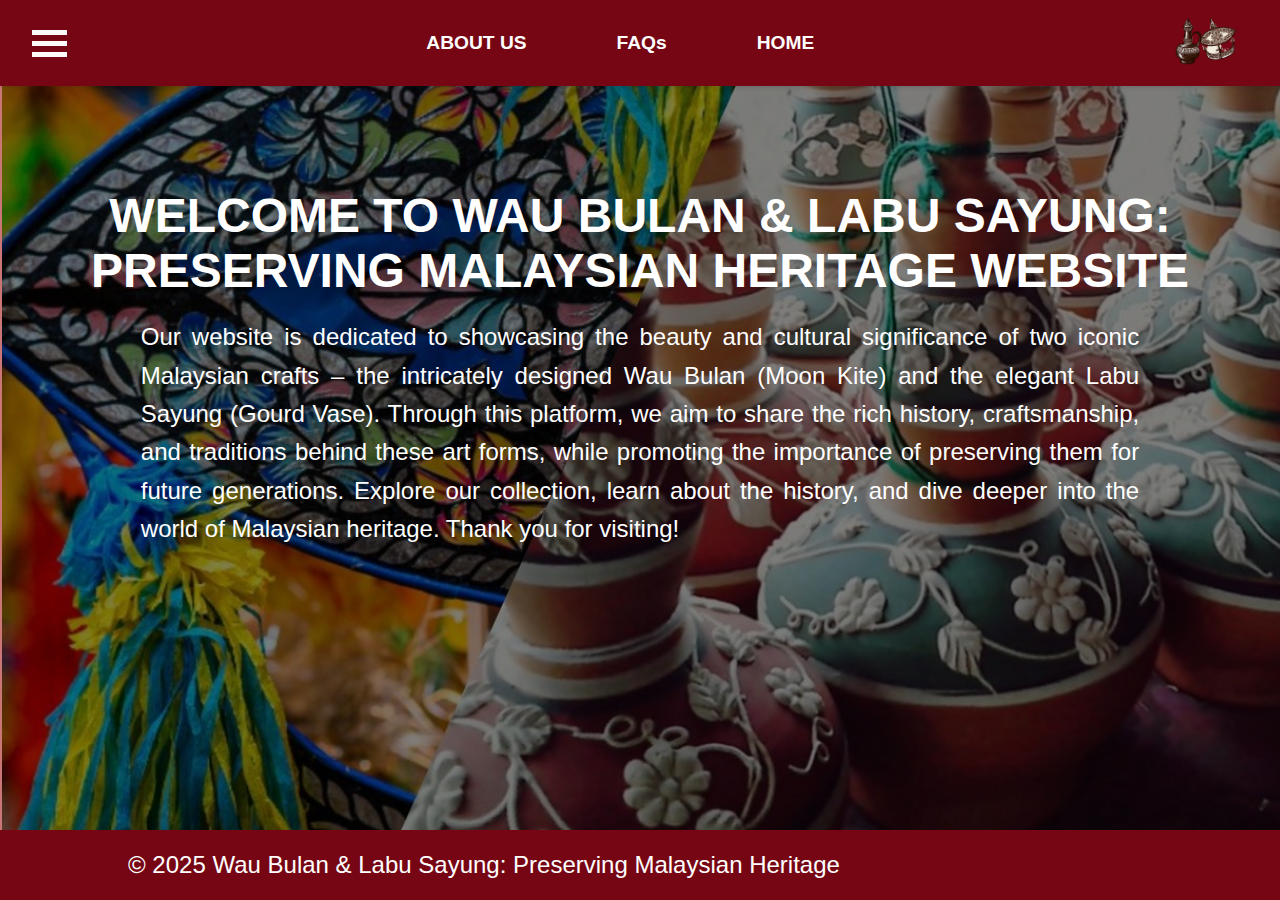
<file: index.html>
<!DOCTYPE html>
<html lang="en">
<head>
    <meta charset="UTF-8">
    <meta name="viewport" content="width=device-width, initial-scale=1.0">
    <title>Website Archiving</title>
    <link rel="stylesheet" type="text/css" href="index.css">
</head>
<body class="nav-closed">
    <header>
        <div class="hamburger" onclick="myFunction(this)">
            <div class="bar1"></div>
            <div class="bar2"></div>
            <div class="bar3"></div>
        </div>
        <div class="nav-links">
            <a href="aboutus.html">ABOUT US</a>
            <a href="faq.html">FAQs</a>
            <a href="index.html">HOME</a>
        </div>
        <div class="logo">
            <a href="aboutus.html">
                <img src="Images/Logo.png" alt="Logo">
            </a>
        </div>
    </header>
    <div class="container">
        <nav>
            <ul>
                <li><a href="the history.html">The History</a></li>
                <li><a href="artifacts.html">Wau Bulan & Labu Sayong</a></li>
                <li><a href="gallery.html">Gallery</a></li>
            </ul>
        </nav>
        <main>
            <br><br><br>
            <div>
                <h1>WELCOME TO WAU BULAN & LABU SAYUNG: PRESERVING MALAYSIAN HERITAGE WEBSITE</h1>
                <p>Our website is dedicated to showcasing the beauty and cultural significance of two iconic Malaysian crafts – the intricately designed Wau Bulan (Moon Kite) and the elegant Labu Sayung (Gourd Vase). Through this platform, we aim to share the rich history, craftsmanship, and traditions behind these art forms, while promoting the importance of preserving them for future generations. Explore our collection, learn about the history, and dive deeper into the world of Malaysian heritage. Thank you for visiting!</p>
            </div>
        </main>
    </div>
    <footer>
        <p>&copy; 2025 Wau Bulan & Labu Sayung: Preserving Malaysian Heritage</p>
    </footer>

    <script src="index.js"></script>
</body>
</html>
</file>
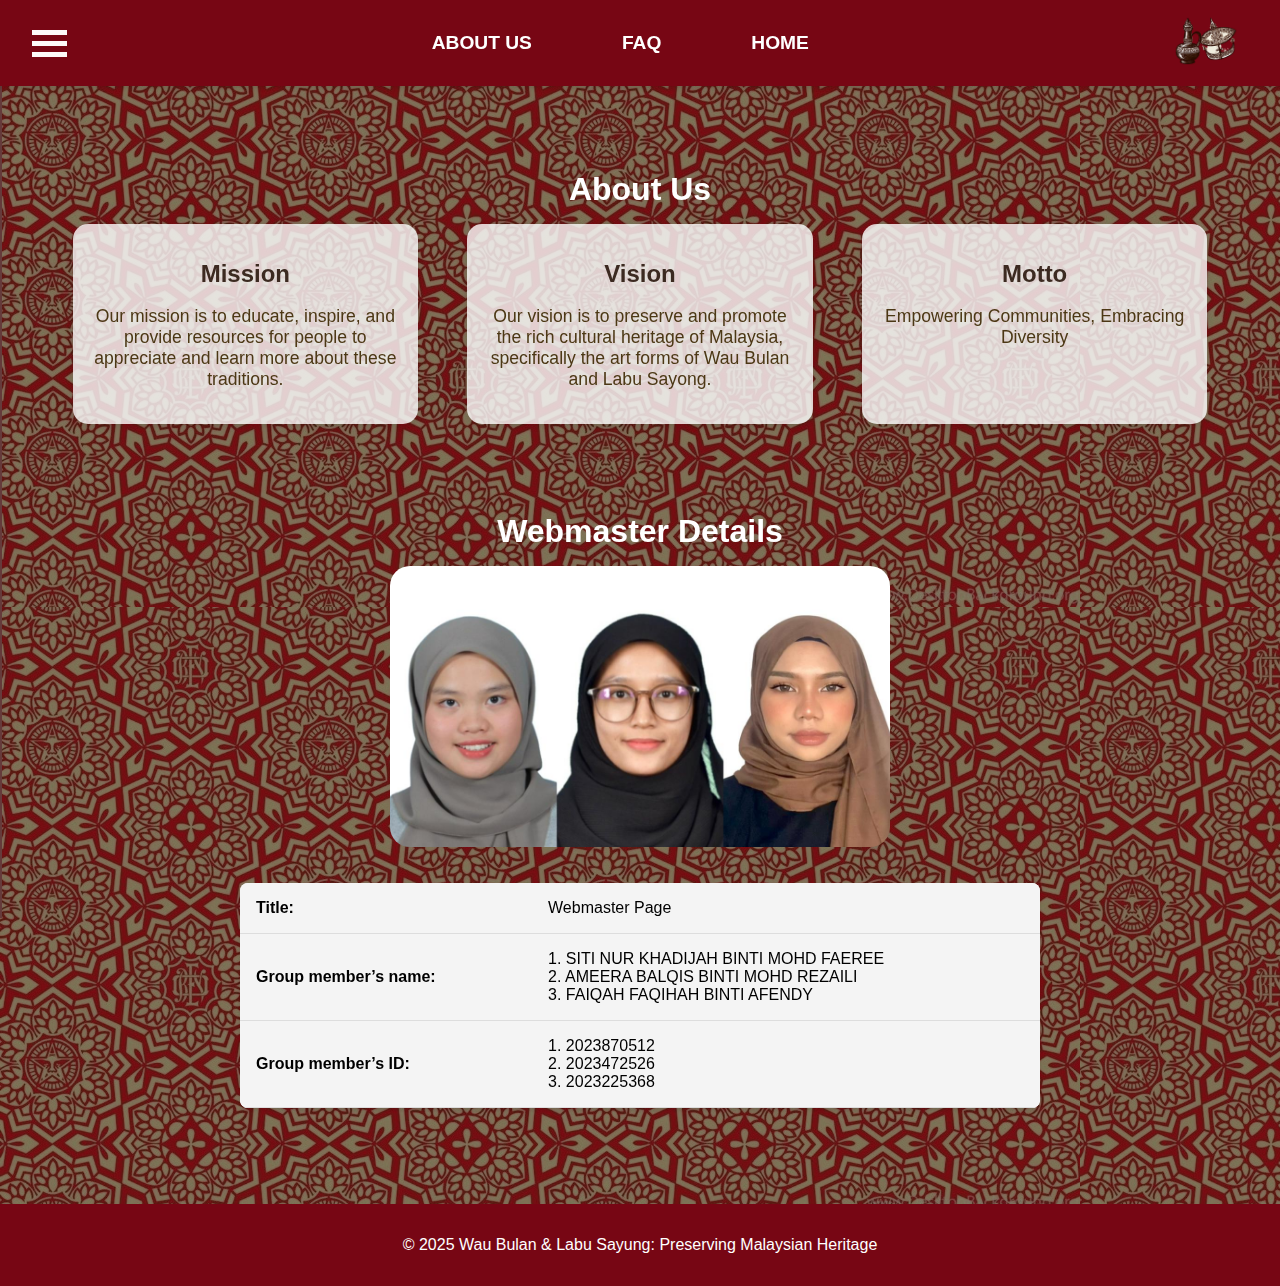
<file: aboutus.html>
<!DOCTYPE html>
<html lang="en">
<head>
    <meta charset="UTF-8">
    <meta name="viewport" content="width=device-width, initial-scale=1.0">
    <title>About Us</title>
    <link rel="stylesheet" type="text/css" href="aboutus.css">
</head>
<body class="nav-closed">
    <header>
        <div class="hamburger" onclick="myFunction(this)">
            <div class="bar1"></div>
            <div class="bar2"></div>
            <div class="bar3"></div>
        </div>
        <div class="nav-links">
            <a href="aboutus.html">ABOUT US</a>
            <a href="faq.html">FAQ</a>
            <a href="index.html">HOME</a>
        </div>
        <div class="logo">
            <a href="aboutus.html">
                <img src="Images/Logo.png" alt="Logo">
            </a>
        </div>
    </header>
    <div class="container">
        <nav>
            <ul>
                <li><a href="the history.html">The History</a></li>
                <li><a href="artifacts.html">Wau Bulan & Labu Sayong</a></li>
                <li><a href="gallery.html">Gallery</a></li>
            </ul>
        </nav>
    <main>
        <div class="content-container">
        <div class="content-item">
        <h1>About Us</h1>
            <div class="about-container">
                <div class="about-section">
                    <h2>Mission</h2>
                    <p>Our mission is to educate, inspire, and provide resources for people to appreciate and learn more about these traditions.</p>
                </div>
                <div class="about-section">
                    <h2>Vision</h2>
                    <p>Our vision is to preserve and promote the rich cultural heritage of Malaysia, specifically the art forms of Wau Bulan and Labu Sayong.</p>
                </div>
                <div class="about-section">
                    <h2>Motto</h2>
                    <p>Empowering Communities, Embracing Diversity</p>
                </div>
            </div>
            <br> <br>
             <div class="members"></div>
              <div class= 'members-section'></div>
                <h1>Webmaster Details</h1>
                <img src="Images/profilemembers.jpg" alt="Webmaster Image" class="webmaster-image">
                <table>
                    <tr>
                        <td><strong>Title:</strong></td>
                        <td>Webmaster Page</td>
                    </tr>
                    <tr>
                        <td><strong>Group member’s name:</strong></td>
                        <td>1. SITI NUR KHADIJAH BINTI MOHD FAEREE <br>
                            2. AMEERA BALQIS BINTI MOHD REZAILI<br>
                            3. FAIQAH FAQIHAH BINTI AFENDY <br>
                            </td>
                    </tr>
                    <tr>
                        <td><strong>Group member’s ID:</strong></td>
                        <td>1. 2023870512 <br>
                            2. 2023472526 <br>
                            3. 2023225368 <br>
                            </td>
                    </tr>
                    
                </table>
            </main>
        </div>
    </div>

<footer>
    <p>&copy; 2025 Wau Bulan & Labu Sayung: Preserving Malaysian Heritage</p>
</footer>

    <script src="index.js"></script>
</body>
</html>
</file>
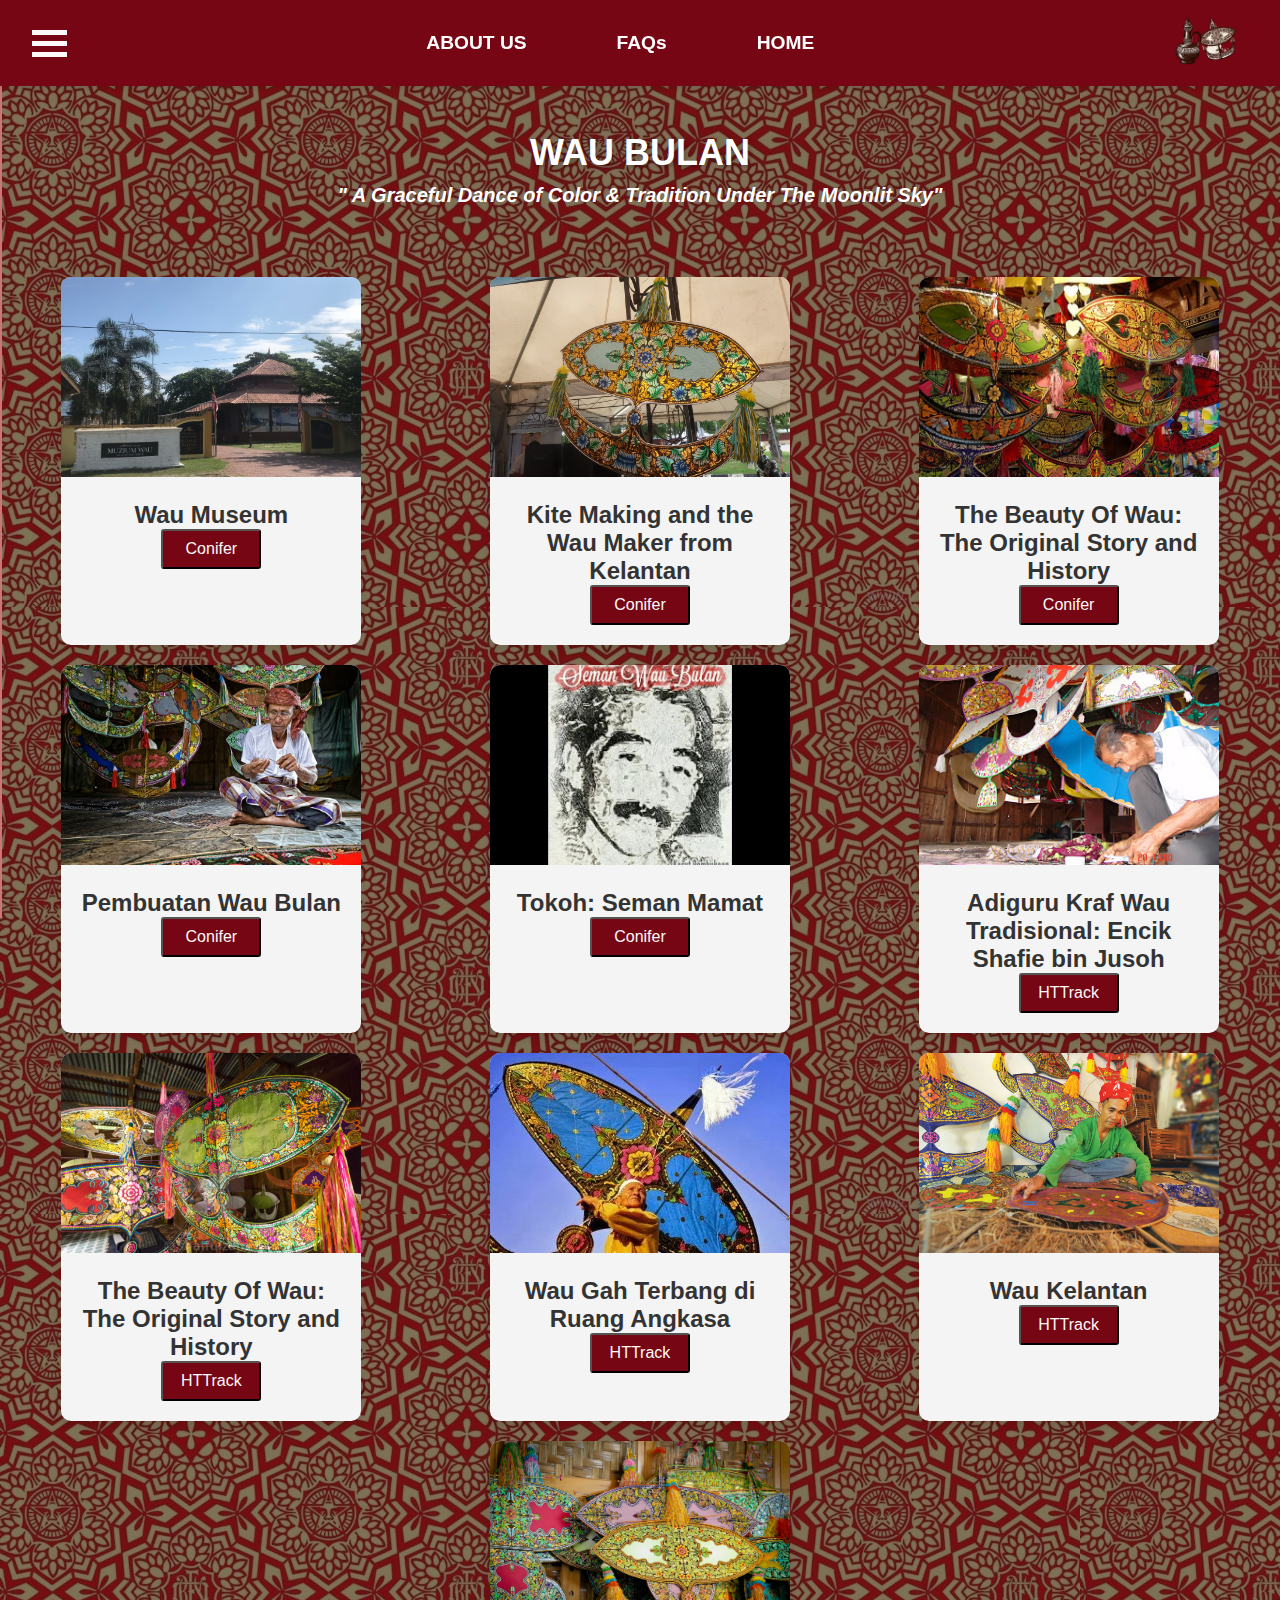
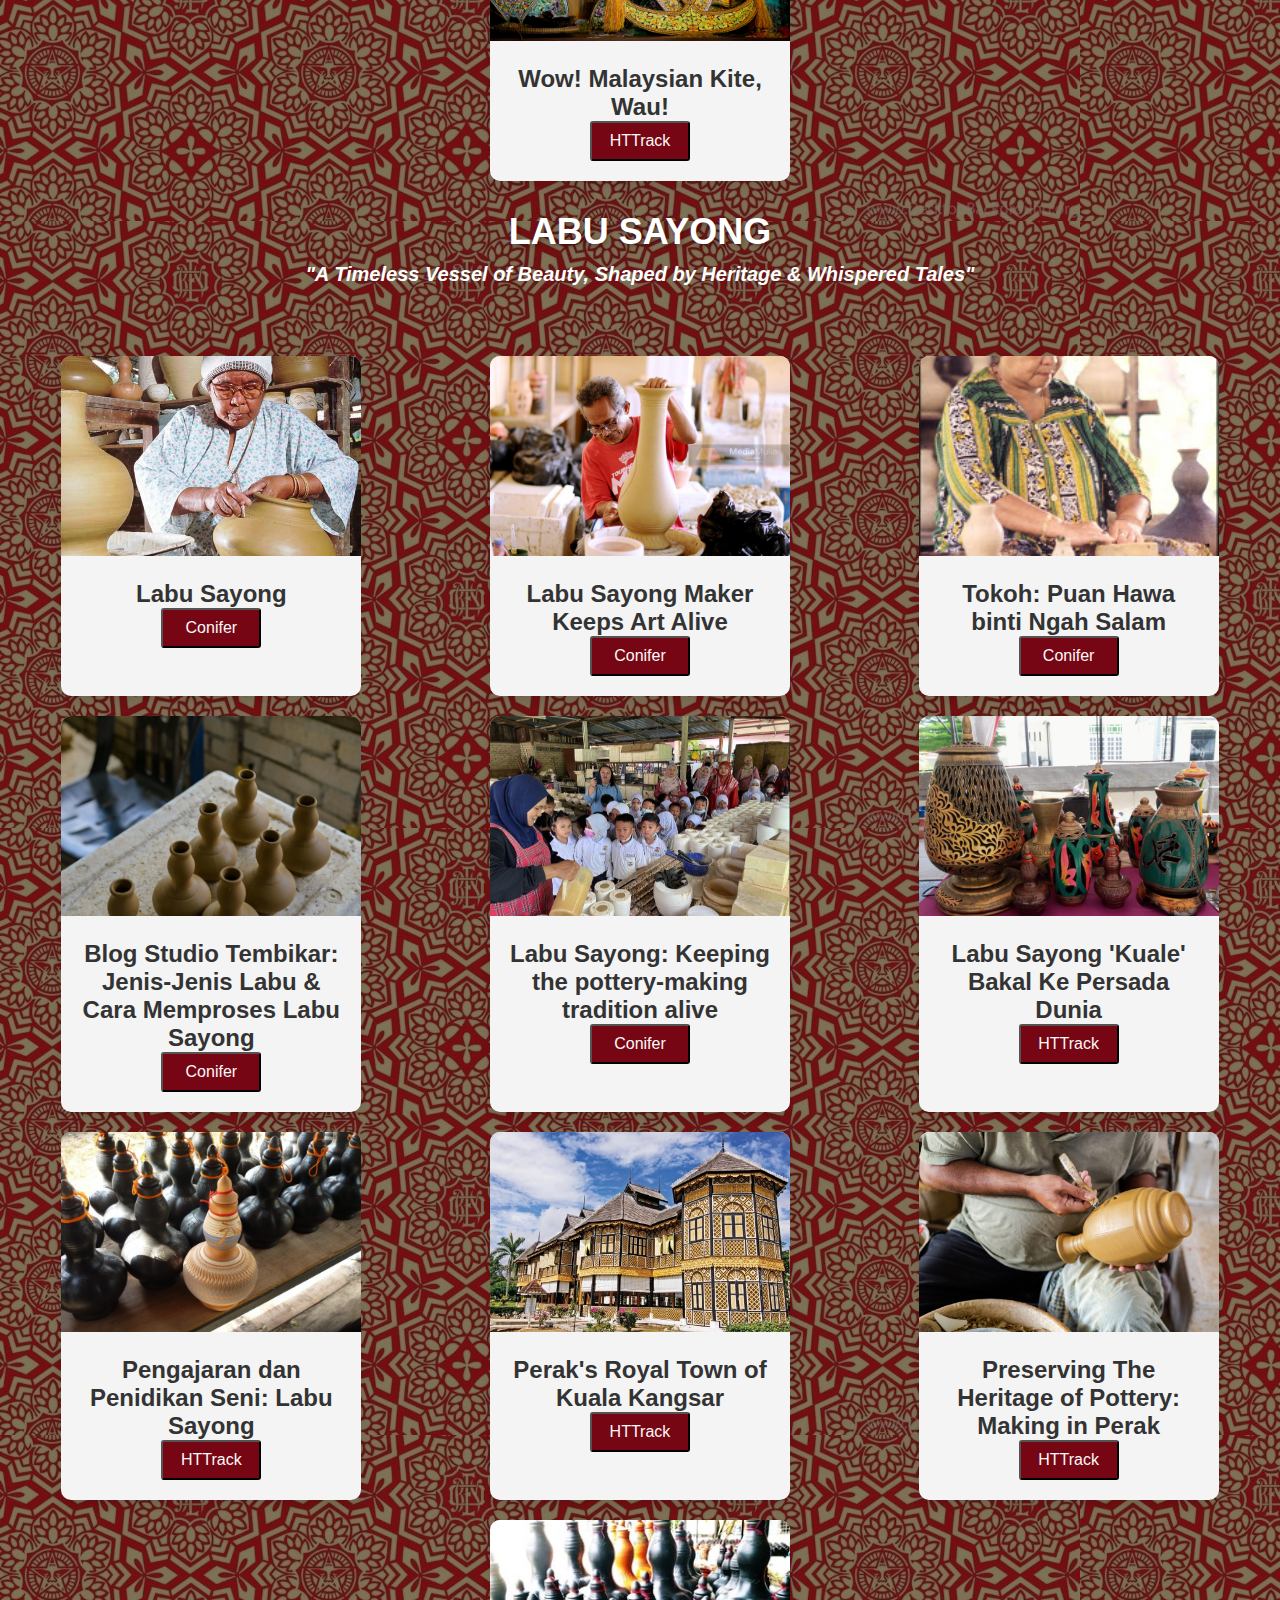
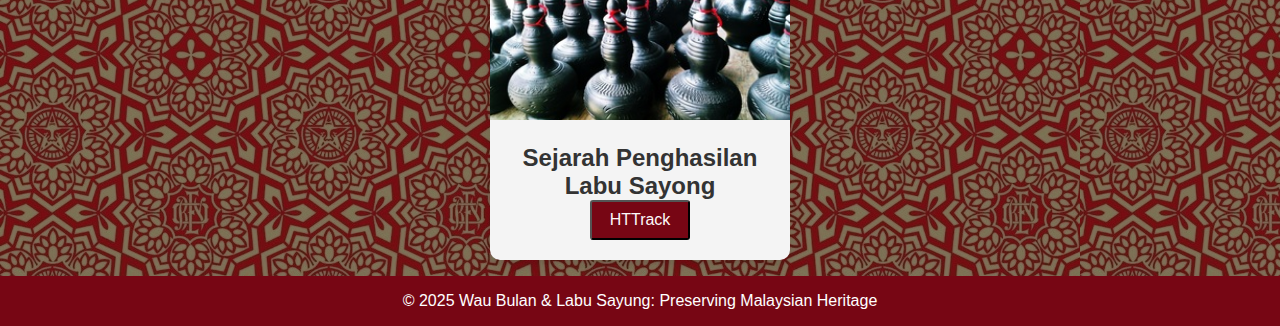
<file: artifacts.html>
<!DOCTYPE html>
<html lang="en">
<head>
    <meta charset="UTF-8">
    <meta name="viewport" content="width=device-width, initial-scale=1.0">
    <title>Types of Artifacts</title>
    <link rel="stylesheet" href="artifacts.css">
</head>

<body class="nav-closed">
    <header>
        <div class="hamburger" onclick="myFunction(this)">
            <div class="bar1"></div>
            <div class="bar2"></div>
            <div class="bar3"></div>
        </div>
        <div class="nav-links">
            <a href="aboutus.html">ABOUT US</a>
            <a href="faq.html">FAQs</a>
            <a href="index.html">HOME</a>
        </div>
        <div class="logo">
            <a href="aboutus.html">
                <img src="Images/Logo.png" alt="Logo">
            </a>
        </div>
    </header>
    <div class="container">
        <nav>
            <ul>
                <li><a href="the history.html">The History</a></li>
                <li><a href="artifacts.html">Wau Bulan & Labu Sayong</a></li>
                <li><a href="gallery.html">Gallery</a></li>
            </ul>
        </nav>
        <main>
            <div class="header">
                <h1>WAU BULAN</h1>
                <p><b>" A Graceful Dance of Color & Tradition Under The Moonlit Sky"</b></p>
                
            </div>
            <div class="card-container">
                <div class="card">
                    <img src="Images/museumwau.jpeg" alt="Wau-Bulan">
                    <div class="card-content">
                        <h2>Wau Museum</h2>
                        <button onclick="location.href='https://conifer.rhizome.org/AmeeraBalqis/icm561/20250608162428/http://www.museumsofmalaysia.my/2019/01/wau-museum.html';">Conifer</button>
                    </div>
                </div>
                <div class="card">
                    <img src="Images/waubulan1.jpg" alt="Wau-Bulan">
                    <div class="card-content">
                        <h2>Kite Making and the Wau Maker from Kelantan</h2>
                        <button onclick="location.href='https://conifer.rhizome.org/AmeeraBalqis/icm561/20250608161947/https://senijari.wordpress.com/2020/04/19/kite-making-and-the-wau-maker-from-kelantan/ ';">Conifer</button>
                    </div>
                </div>
                <div class="card">
                    <img src="Images/waubulan.jpg" alt="Wau-Bulan">
                    <div class="card-content">
                        <h2>The Beauty Of Wau: The Original Story and History</h2>
                        <button onclick="location.href='https://conifer.rhizome.org/AmeeraBalqis/icm561/20250603124917/https://craftla.co/blog/the-story-and-history-of-wau-bulan/';">Conifer</button>
                    </div>
                </div>
                <div class="card">
                    <img src="Images/buatwaubulan.jpg" alt="Wau-Bulan">
                    <div class="card-content">
                        <h2>Pembuatan Wau Bulan</h2>
                        <button onclick="location.href='https://conifer.rhizome.org/AmeeraBalqis/icm561/20250603132442/http://discol.umk.edu.my/id/eprint/11234/ ';">Conifer</button>
                    </div>
                </div>
                <div class="card">
                    <img src="Images/semanmamat.jpg" alt="Wau-Bulan">
                    <div class="card-content">
                        <h2>Tokoh: Seman Mamat</h2>
                        <button onclick="location.href=' https://conifer.rhizome.org/AmeeraBalqis/icm561/20250603145952/http://discol.umk.edu.my/id/eprint/10825/ ';">Conifer</button>
                    </div>
                </div>
                <div class="card">
                    <img src="Images/shafiejusoh.jpeg" alt="Wau-Bulan">
                    <div class="card-content">
                        <h2>Adiguru Kraf Wau Tradisional: Encik Shafie bin Jusoh</h2>
                        <button onclick="location.href='https://drive.google.com/drive/folders/1SfXCebvjiV-tkqKco8zZgVVhUh2AmjFY';">HTTrack</button>
                    </div>
                </div>
                <div class="card">
                    <img src="Images/waubulan2.jpg" alt="Wau-Bulan">
                    <div class="card-content">
                        <h2>The Beauty Of Wau: The Original Story and History</h2>
                        <button onclick="location.href='https://drive.google.com/drive/folders/1F8onks-gtLTu--Gqwwdq5XyqZhY5xILD';">HTTrack</button>
                    </div>
                </div>
                <div class="card">
                    <img src="Images/waubulan3.jpg" alt="Wau-Bulan">
                    <div class="card-content">
                        <h2>Wau Gah Terbang di Ruang Angkasa</h2>
                        <button onclick="location.href='https://drive.google.com/drive/folders/1nelAqXiM_zfk7HwSc3PQj3wN5W9big05';">HTTrack</button>
                    </div>
                </div>
                <div class="card">
                    <img src="Images/waukelantan.jpg" alt="Wau-Bulan">
                    <div class="card-content">
                        <h2>Wau Kelantan</h2>
                        <button onclick="location.href='https://drive.google.com/drive/folders/1f7pxSlm-CHzG-i7DP0fahtf8SrKL6HRk';">HTTrack</button>
                    </div>
                </div>
                <div class="card">
                    <img src="Images/waumalaysiankite.png" alt="Wau-Bulan">
                    <div class="card-content">
                        <h2>Wow! Malaysian Kite, Wau!</h2>
                        <button onclick="location.href='https://drive.google.com/drive/folders/1VDy3gxx3XWPhx8ZDyCvj3FmHpwAozxa7';">HTTrack</button>
                    </div>
                </div>
            </div>
            <div class="header">
                <h1>LABU SAYONG</h1>
                <p><b>"A Timeless Vessel of Beauty, Shaped by Heritage & Whispered Tales"</b></p> 
            </div>

            <div class="card-container">
                <div class="card">
                    <img src="Images/labusayong1.jpg" alt="Labu-Sayong">
                    <div class="card-content">
                        <h2>Labu Sayong</h2>
                        <button onclick="location.href='https://conifer.rhizome.org/SitiNurKhadijah/icm561/20250604083113/https://syifar-aboutcomputer.blogspot.com/ ';">Conifer</button>
                    </div>
                </div>
                <div class="card">
                    <img src="Images/labusayong2.jpg" alt="Labu-Sayong">
                    <div class="card-content">
                        <h2>Labu Sayong Maker Keeps Art Alive</h2>
                        <button onclick="location.href='https://conifer.rhizome.org/SitiNurKhadijah/icm561/20250601081532/https://www.nst.com.my/news/nation/2019/08/509846/labu-sayong-maker-keeps-art-alive ';">Conifer</button>
                </div>
                </div>
                <div class="card">
                    <img src="Images/hawangahsalam.jpg" alt="Tokoh-LabuSayong">
                    <div class="card-content">
                        <h2>Tokoh: Puan Hawa binti Ngah Salam</h2>
                        <button onclick="location.href='https://conifer.rhizome.org/SitiNurKhadijah/icm561/20250601091516/https://kraftangan.gov.my/info/adiguru-kraf/puan-hawa-binti-ngah-salam';">Conifer</button>
                    </div>
                </div>
                <div class="card">
                    <img src="Images/pembuatlabusayong.jpg" alt="Labu-Sayong">
                    <div class="card-content">
                        <h2>Blog Studio Tembikar: Jenis-Jenis Labu & Cara Memproses Labu Sayong</h2>
                        <button onclick="location.href='https://conifer.rhizome.org/SitiNurKhadijah/icm561/20250601092141/https://albert-tembikar.blogspot.com/2009/11/jenis-jenis-labu-dan-cara-memproses.html ';">Conifer</button>
                    </div>
                </div>
                <div class="card">
                    <img src="Images/labusayong3.jpeg" alt="Labu-Sayong">
                    <div class="card-content">
                        <h2>Labu Sayong: Keeping the pottery-making tradition alive</h2>
                        <button onclick="location.href='https://conifer.rhizome.org/SitiNurKhadijah/icm561/20250601092319/https://api.nst.com.my/news/2017/02/211826/labu-sayong-keeping-pottery-making-tradition-alive ';">Conifer</button>
                    </div>
                </div>
                <div class="card">
                    <img src="Images/labusayongdunia.png" alt="Labu-Sayong">
                    <div class="card-content">
                        <h2>Labu Sayong 'Kuale' Bakal Ke Persada Dunia</h2>
                        <button onclick="location.href='https://drive.google.com/drive/folders/1od8f5fD7iT4JH5K7EI34EP7hkn4uKn1n';">HTTrack</button>
                    </div>
                </div>
                <div class="card">
                    <img src="Images/labusayong4.jpg" alt="Labu-Sayong">
                    <div class="card-content">
                        <h2>Pengajaran dan Penidikan Seni: Labu Sayong</h2>
                        <button onclick="location.href='https://drive.google.com/drive/folders/1wGsbf1BCHXpQff8YyDqlGInr8hfhNpDe';">HTTrack</button>
                    </div>
                </div>
                <div class="card">
                    <img src="Images/perakroyaltown.jpg" alt="Labu-Sayong">
                    <div class="card-content">
                        <h2>Perak's Royal Town of Kuala Kangsar</h2>
                        <button onclick="location.href='https://drive.google.com/drive/folders/1HWGitf5mJweG8QC7gO4vnWbyaeCAfHwt';">HTTrack</button>
                    </div>
                </div>
                <div class="card">
                    <img src="Images/peraklabusayong.jpg" alt="Labu-Sayong">
                    <div class="card-content">
                        <h2>Preserving The Heritage of Pottery: Making in Perak</h2>
                        <button onclick="location.href='https://drive.google.com/drive/folders/1f06m1mTVV6sosBRjJXcPbEJ4QrHRneAc';">HTTrack</button>
                    </div>
                </div>
                <div class="card">
                    <img src="Images/labusayongold.jpg" alt="Labu-Sayong">
                    <div class="card-content">
                        <h2>Sejarah Penghasilan Labu Sayong</h2>
                        <button onclick="location.href='https://drive.google.com/drive/folders/1NEhtWTXwt6FywT4obonY7cLs64zScTWk';">HTTrack</button>
                    </div>
                </div>
            </div>

        </main>
    </div>
    <footer>
        <p>&copy; 2025 Wau Bulan & Labu Sayung: Preserving Malaysian Heritage</p>
    </footer>

    <script src="artifacts.js"></script>
</body>
</html>
</file>
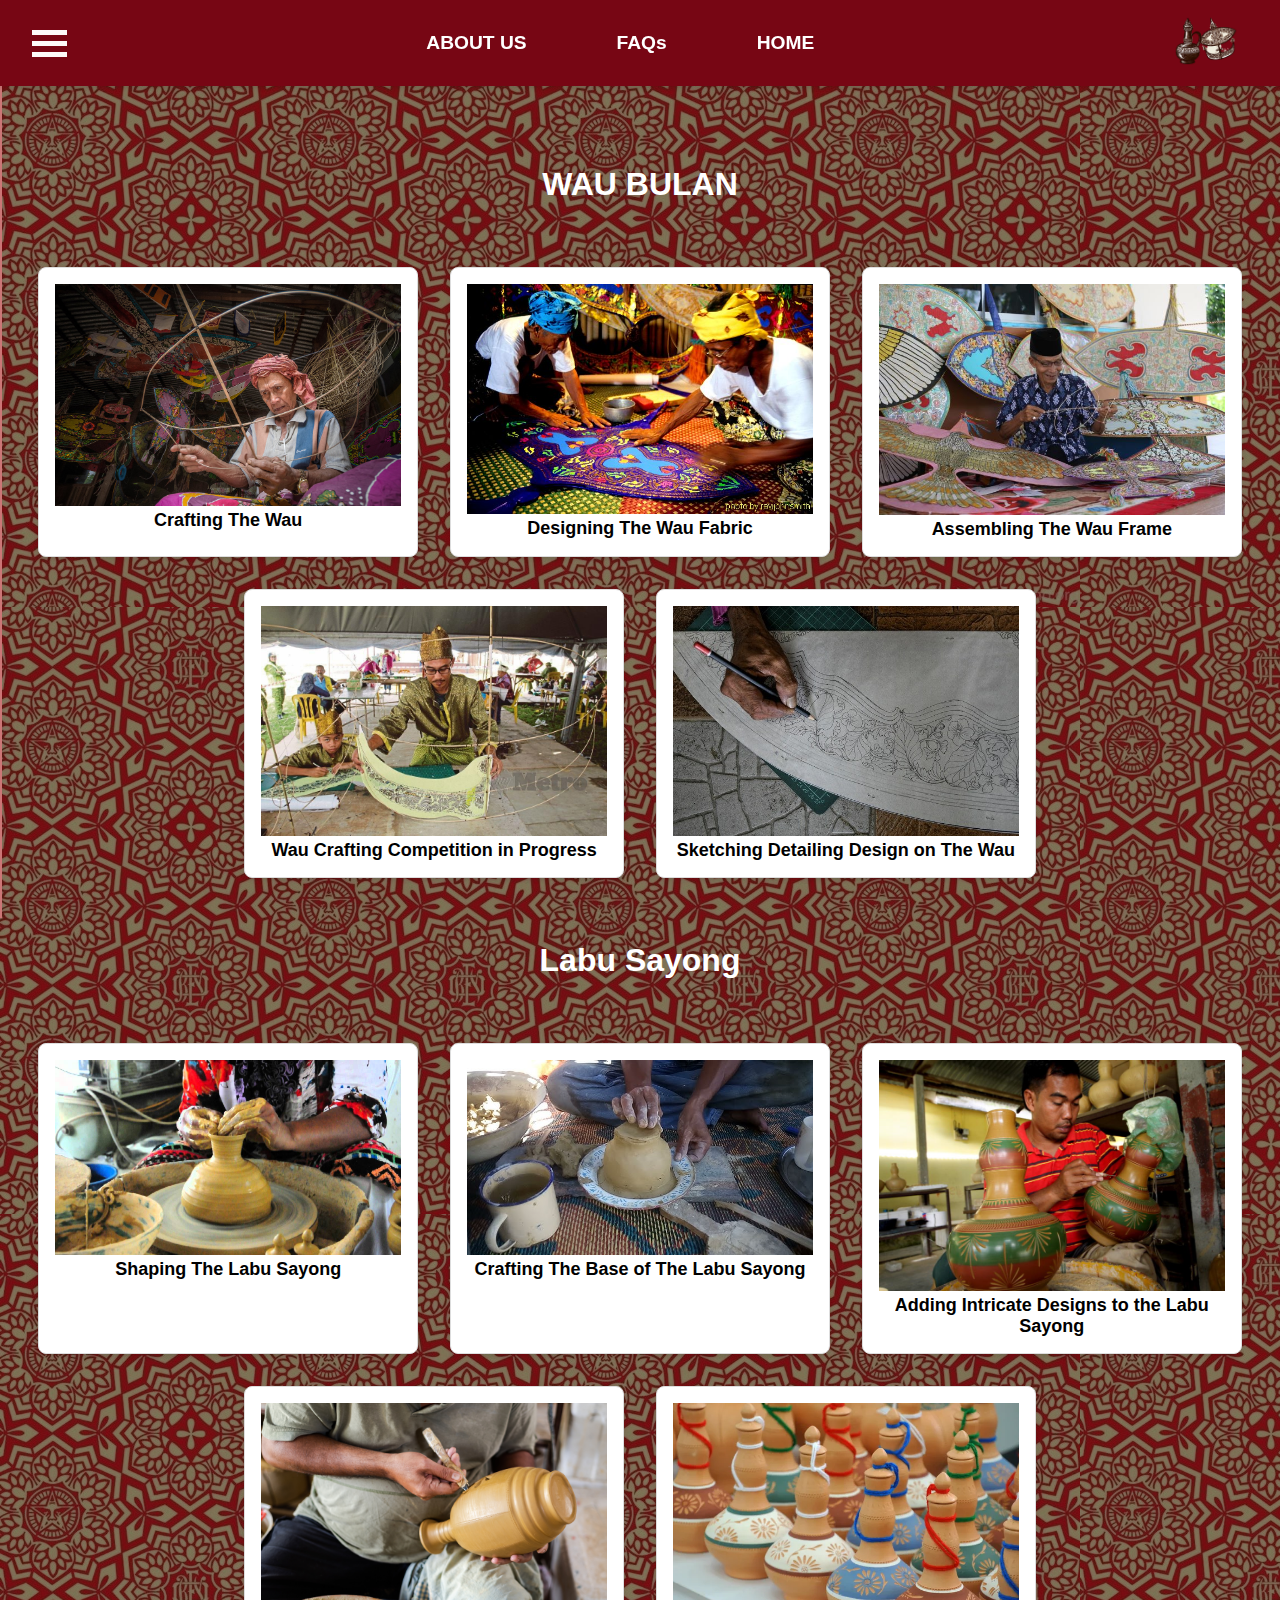
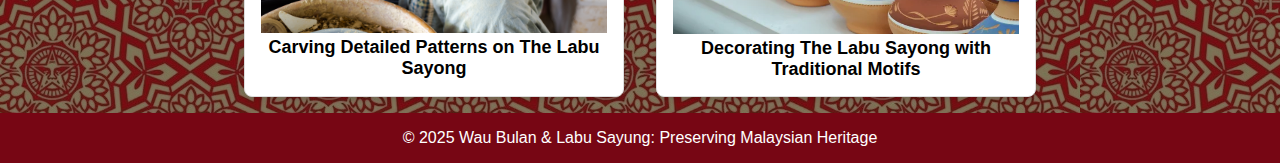
<file: gallery.html>
<!DOCTYPE html>
<html lang="en">
<head>
    <meta charset="UTF-8">
    <meta name="viewport" content="width=device-width, initial-scale=1.0">
    <title>Gallery</title>
    <link rel="stylesheet" type="text/css" href="gallery.css">
    <style>
        .slideshow-container {
            position: relative;
            max-width: 100%;
            height: 200px;
            overflow: hidden;
        }

        .slideshow-container img {
            width: 100%;
            height: 100%;
            object-fit: cover;
            display: none;
        }

        .slideshow-container img.active {
            display: block;
        }
    </style>
</head>
<body class="nav-closed">
    <header>
        <div class="hamburger" onclick="myFunction(this)">
            <div class="bar1"></div>
            <div class="bar2"></div>
            <div class="bar3"></div>
        </div>
        <div class="nav-links">
            <a href="aboutus.html">ABOUT US</a>
            <a href="faq.html">FAQs</a>
            <a href="index.html">HOME</a>
        </div>
        <div class="logo">
            <a href="aboutus.html">
                <img src="Images/Logo.png" alt="Logo">
            </a>
        </div>
    </header>
    
    <div class="container">
        <nav>
            <ul>
                <li><a href="the history.html">The History</a></li>
                <li><a href="artifacts.html">Wau Bulan & Labu Sayong</a></li>
                <li><a href="gallery.html">Gallery</a></li>
            </ul>
        </nav>
        <main>
            <div class="main-content">
                <div class="section-title">WAU BULAN</div>
                <div class="content-container">
                <div class="content-item">
                    <div class="card">
                        <img src="Images/waubulanmaking1.jpg" alt="wau-bulan">
                    <div class="card-content">
                        <h2>Crafting The Wau</h2>
                    </div>
                    </div>
                </div>
                    <div class="content-item">
                        <div class="card">
                            <img src="Images/waubulanmaking2.jpg" alt="wau-bulan">
                            <div class="card-content">
                                <h2>Designing The Wau Fabric</h2>
                            </div>
                        </div>
                </div>
                <div class="content-item">
                        <div class="card">
                            <img src="Images/waubulanmaking3.jpeg" alt="wau-bulan">
                            <div class="card-content">
                                <h2>Assembling The Wau Frame</h2>
                            </div>
                        </div>
                </div>
                <div class="content-item">
                        <div class="card">
                            <img src="Images/waubulanmaking4.jpg" alt="wau-bulan">
                            <div class="card-content">
                                <h2>Wau Crafting Competition in Progress</h2>
                            </div>
                        </div>
                </div>
                <div class="content-item">
                        <div class="card">
                            <img src="Images/waubulanmaking5.jpg" alt="wau-bulan">
                            <div class="card-content">
                                <h2>Sketching Detailing Design on The Wau</h2>
                            </div>
                        </div>
                </div>
            </div>          
                <div class="section-title">Labu Sayong</div>
                <div class="content-container">
                    <div class="content-item">
                        <div class="card">
                            <img src="Images/labusayongmaking1.jpg" alt="labu-sayong">
                            <div class="card-content">
                                <h2>Shaping The Labu Sayong</h2>
                            </div>
                        </div>
                </div>
                    <div class="content-item">
                        <div class="card">
                            <img src="Images/labusayongmaking2.jpg" alt="labu-sayong">
                            <div class="card-content">
                                <h2>Crafting The Base of The Labu Sayong</h2>
                            </div>
                        </div>
                </div>
                <div class="content-item">
                        <div class="card">
                            <img src="Images/labusayongmaking3.jpeg" alt="labu-sayong">
                            <div class="card-content">
                                <h2>Adding Intricate Designs to the Labu Sayong</h2>
                            </div>
                        </div>
                </div>
                <div class="content-item">
                        <div class="card">
                            <img src="Images/labusayongmaking4.jpg" alt="labu-sayong">
                            <div class="card-content">
                                <h2>Carving Detailed Patterns on The Labu Sayong</h2>
                            </div>
                        </div>
                </div>
                <div class="content-item">
                        <div class="card">
                            <img src="Images/labusayongmaking5.jpg" alt="labu-sayong">
                            <div class="card-content">
                                <h2>Decorating The Labu Sayong with Traditional Motifs</h2>
                            </div>
                        </div>
                </div>
                </div>
        </main>
    </div>
    <footer>
        <p>&copy; 2025 Wau Bulan & Labu Sayung: Preserving Malaysian Heritage</p>
    </footer>
    <script src="gallery.js"></script>
</body>
</html>
</file>
<file: index.css>
body {
    display: flex;
    flex-direction: column;
    min-height: 100vh;
    margin: 0;
    font-family: "Trebuchet MS", Helvetica, sans-serif;
    background-image: url('Images/background.jpg');
    background-size: cover;
    background-position: center;
    justify-content: space-between; /* Ensures footer stays at the bottom */
}

header {
    position: sticky;
    background-color: #770614;
    color: rgb(255, 255, 255);
    display: flex;
    justify-content: space-between;
    align-items: center;
    padding: 1em 2em;
    box-shadow: 0 2px 4px rgba(0, 0, 0, 0.1);
    z-index: 10;
}
.nav-links {
    display: flex;
    justify-content: center; /* Center the links */
    gap: 90px; /* Add space between the links */
    font-size: 1.2em; /* Adjust font size if needed */
}

.nav-links a {
    text-decoration: none; /* Remove underline */
    color: white; /* Set text color to white */
    font-weight: bold; /* Optional: makes text bold */
    transition: color 0.3s ease; /* Smooth color transition on hover */
}

.nav-links a:hover {
    color: #ddd; /* Change color on hover to light gray */
}

.logo img {
    height: 50px;
    margin-right: 10px;
}

a .logo img {
    cursor: pointer;
}

.hamburger {
    display: inline-block;
    cursor: pointer;
}

.bar1, .bar2, .bar3 {
    width: 35px;
    height: 5px;
    background-color: #fdf9f9;
    margin: 6px 0;
    transition: 0.4s;
}

.change .bar1 {
    transform: translate(0, 11px) rotate(-45deg);
}

.change .bar2 {
    opacity: 0;
}

.change .bar3 {
    transform: translate(0, -11px) rotate(45deg);
}

.container {
    display: grid;
    grid-template-columns: 200px 1fr;
    flex: 1;
    transition: grid-template-columns 0.3s ease-in-out;
}

nav {
    background-color: #af4654;
    padding: 1em;
    outline: 2px solid #cb7676;
    transition: transform 0.3s ease-in-out;
    transform: translateX(-100%);
    overflow: hidden;
}

nav ul {
    list-style-type: none;
    padding: 0;
    margin: 0;
}

nav li {
    position: relative;
    margin: 0.5em 0;
}

nav a {
    text-decoration: none;
    color: #ffffff;
    font-size: larger;
    display: block;
    padding: 0.5em;
    border-radius: 4px;
    transition: background-color 0.3s;
}

nav a:hover {
    background-color: #ddd;
}

main {
    padding: 1em;
    text-align: center;
    background-color: rgb(0, 0, 0, 0.5); /* Semi-transparent background */
    color: rgb(255, 255, 255);
}
h1 {
    font-size: 3em; /* Increase the font size */
    text-align: center; /* Center align the text */
    margin-bottom: 20px; /* Optional: adds some space below the heading */
}

p {
    font-size: 1.5em; /* Increase the font size */
    text-align: justify; /* Justify the text */
    margin: 0 auto; /* Centers the paragraph content */
    width: 80%; /* Optional: limits the width of the paragraph */
    line-height: 1.6; /* Optional: improves readability */
}

.pdf-button {
    font-size: 1.2em;              /* Slightly bigger */
    padding: 12px 24px;            /* Space inside the button */
    color: white;                  /* Text color */
    background-color: transparent;/* Transparent background to blend in initially */
    border: 2px solid white;       /* White border */
    border-radius: 8px;            /* Rounded corners */
    cursor: pointer;               /* Pointer cursor on hover */
    transition: all 0.3s ease;     /* Smooth transition on hover */
    margin: 10px;                  /* Spacing between buttons */
}

.pdf-button:hover {
    background-color: white;       /* White background on hover */
    color: #770614;                /* Change text color to match header/footer */
    border-color: #770614;         /* Optional: match border color too */
}

footer {
    background-color: #770614;
    color: rgb(255, 255, 255);
    text-align: center; /* Ensures text inside footer is centered */
    padding: 1em 0;
    width: 100%; /* Ensures the footer spans the entire width */
    position: relative; /* Ensures the footer stays in place */
    bottom: 0; /* Aligns it to the bottom of the page */
}

img {
    max-width: 100%;
    height: auto;
}

.nav-open nav {
    transform: translateX(0);
}

.nav-closed .container {
    grid-template-columns: 0 1fr;
}

@media (max-width: 768px) {
    .hamburger {
        display: flex;
    }

    .container {
        display: block;
    }

    .logo h1 {
        display: none;
    }

    nav {
        width: 100%;
        transform: translateX(-100%);
    }

    .nav-open nav {
        transform: translateX(0);
    }

    .nav-open .container {
        display: block;
    }
}

* {
    box-sizing: border-box;
}

.fade {
    animation-name: fade;
    animation-duration: 1.5s;
}

@keyframes fade {
    from {
        opacity: 0.4;
    }
    to {
        opacity: 1;
    }
}
</file>
<file: aboutus.css>
body {
    display: flex;
    flex-direction: column;
    min-height: 100vh;
    margin: 0;
    font-family: "Trebuchet MS", Helvetica, sans-serif;
    background-image: url('Images/bg2.jpg');
    justify-content: space-between; /* Ensures footer stays at the bottom */
    background-repeat: repeat;
    background-size: auto;
}

header {
    background-color: #770614;
    color: rgb(255, 255, 255);
    display: flex;
    justify-content: space-between;
    align-items: center;
    padding: 1em 2em;
    box-shadow: 0 2px 4px rgba(0, 0, 0, 0.1);
    z-index: 10;
    position: sticky; /* Fix the header at the top */
    top: 0; /* Align it at the very top of the page */
    left: 0; /* Align it to the left edge */
    width: 100%; /* Make sure it spans the entire width */
    padding-top: 1em; /* Optional: to adjust if there's any overlap with content */
    padding-bottom: 1em; /* Optional: for spacing */
}

.nav-links {
    display: flex;
    justify-content: center; /* Center the links */
    gap: 90px; /* Add space between the links */
    font-size: 1.2em; /* Adjust font size if needed */
}

.nav-links a {
    text-decoration: none; /* Remove underline */
    color: white; /* Set text color to white */
    font-weight: bold; /* Optional: makes text bold */
    transition: color 0.3s ease; /* Smooth color transition on hover */
}

.nav-links a:hover {
    color: #ddd; /* Change color on hover to light gray */
}

.logo img {
    height: 50px;
    margin-right: 10px;
}

a .logo img {
    cursor: pointer;
}

.hamburger {
    display: inline-block;
    cursor: pointer;
}

.bar1, .bar2, .bar3 {
    width: 35px;
    height: 5px;
    background-color: #fdf9f9;
    margin: 6px 0;
    transition: 0.4s;
}

.change .bar1 {
    transform: translate(0, 11px) rotate(-45deg);
}

.change .bar2 {
    opacity: 0;
}

.change .bar3 {
    transform: translate(0, -11px) rotate(45deg);
}

.container {
    display: grid;
    grid-template-columns: 200px 1fr;
    flex: 1;
    transition: grid-template-columns 0.3s ease-in-out;
}

nav {
    top: 70px;
    position: sticky;
    background-color: #af4654;
    padding: 1em;
    outline: 2px solid #cb7676;
    height: calc(100vh - 70px);
    overflow-y: auto;
    transition: transform 0.3s ease-in-out;
    transform: translateX(-100%);
    overflow: hidden;
}

nav ul {
    list-style-type: none;
    padding: 0;
    margin: 0;
}

nav li {
    position: relative;
    margin: 0.5em 0;
}

nav a {
    text-decoration: none;
    color: #ffffff;
    font-size: larger;
    display: block;
    padding: 0.5em;
    border-radius: 4px;
    transition: background-color 0.3s;
}

nav a:hover {
    background-color: #ddd;
}

main {
    padding: 2em;
    flex: 1;
    display: flex;
    justify-content: center;
    z-index: 1;
    background-color: rgb(0, 0, 0, 0.5); /* Semi-transparent background */
    margin-left: 0; /* Remove the left margin */
}

.content-container {
    display: flex;
    justify-content: center;
    align-items: center;
    flex-direction: column;
    padding: 2em;
}

.content-item {
    text-align: center; 
}

.about-container {
    display: flex;
    justify-content: space-around;
    gap: 2em;
    margin-bottom: 2em;
}

.about-section {
    background-color: rgba(255, 255, 255, 0.8);
    padding: 1em;
    border-radius: 15px;
    box-shadow: 0 2px 6px rgba(0, 0, 0, 0.1);
    width: 30%;
    text-align: center;
}

.about-section h2 {
    font-size: 1.5em;
    margin-bottom: 0.5em;
    color: #3C2A21;
}

.about-section p {
    font-size: 1.1em;
    color: #4C3815;
}

.webmaster-image {
    width: 500px; 
    height: auto; 
    border-radius: 20px;
    border-color: #770614;
}

.content-item h1 {
    text-align: center;
    font-size: 2em; 
    color: #ffffff; 
    margin-bottom: 0.5em; 
}

table {
    width: 100%; 
    max-width: 800px; /* You can adjust this value as per your requirement */
    margin: 2em auto;  /* This will center the table horizontally */
    border-collapse: collapse;
    background-color: #fff;
    border-radius: 8px;
    overflow: hidden;
    box-shadow: 0 2px 4px rgba(0, 0, 0, 0.1);
    align-items: center;
}

th, td {
    padding: 1em;
    text-align: left;
    border-bottom: 1px solid #ddd;
}

th {
    background-color: #3C2A21;
    color: white;
}

td {
    background-color: #f4f4f4;
}

footer {
    background-color: #770614;
    color: rgb(255, 255, 255);
    text-align: center; /* Ensures text inside footer is centered */
    padding: 1em 0;
    width: 100%; /* Ensures the footer spans the entire width */
    position: relative; /* Ensures the footer stays in place */
    bottom: 0; /* Aligns it to the bottom of the page */
}

img {
    max-width: 100%;
    height: auto;
}

.nav-open nav {
    transform: translateX(0);
}

.nav-closed .container {
    grid-template-columns: 0 1fr;
}

@media (max-width: 768px) {
    .hamburger {
        display: flex;
    }

    .container {
        display: block;
    }

    .logo h1 {
        display: none;
    }

    nav {
        width: 100%;
        transform: translateX(-100%);
    }

    .nav-open nav {
        transform: translateX(0);
    }

    .nav-open .container {
        display: block;
    }
}

* {
    box-sizing: border-box;
}

.fade {
    animation-name: fade;
    animation-duration: 1.5s;
}

@keyframes fade {
    from {
        opacity: 0.4;
    }
    to {
        opacity: 1;
    }
}
</file>
<file: artifacts.css>
* {
  margin: 0;
  padding: 0;
  box-sizing: border-box;
}

body {
    display: flex;
    flex-direction: column;
    min-height: 100vh;
    margin: 0;
    font-family: Trebuchet MS, Helvetica, sans-serif;
    background-image: url('Images/bg2.jpg');
}

header {
    background-color: #770614;
    color: rgb(255, 255, 255);
    display: flex;
    justify-content: space-between;
    align-items: center;
    padding: 1em 2em;
    box-shadow: 0 2px 4px rgba(0, 0, 0, 0.1);
    z-index: 10;
    position: sticky; /* Fix the header at the top */
    top: 0; /* Align it at the very top of the page */
    left: 0; /* Align it to the left edge */
    width: 100%; /* Make sure it spans the entire width */
    padding-top: 1em; /* Optional: to adjust if there's any overlap with content */
    padding-bottom: 1em; /* Optional: for spacing */
}

.nav-links {
    display: flex;
    justify-content: center; /* Center the links */
    gap: 90px; /* Add space between the links */
    font-size: 1.2em; /* Adjust font size if needed */
}

.nav-links a {
    text-decoration: none; /* Remove underline */
    color: white; /* Set text color to white */
    font-weight: bold; /* Optional: makes text bold */
    transition: color 0.3s ease; /* Smooth color transition on hover */
}

.nav-links a:hover {
    color: #ddd; /* Change color on hover to light gray */
}

.logo {
    display: flex;
    align-items: center;
    justify-content: center;
}

.logo img {
    height: 50px;
    margin-right: 10px;
}


.hamburger {
    display: inline-block;
    cursor: pointer;
}

.bar1, .bar2, .bar3 {
    width: 35px;
    height: 5px;
    background-color: #fdf9f9;
    margin: 6px 0;
    transition: 0.4s;
    
}

.change .bar1 {
    transform: translate(0, 11px) rotate(-45deg);
}

.change .bar2 {
    opacity: 0;
}

.change .bar3 {
    transform: translate(0, -11px) rotate(45deg);
}

.container {
    display: grid;
    grid-template-columns: 200px 1fr;
    flex: 1;
    transition: grid-template-columns 0.3s ease-in-out;
    width: 100%;
}

nav {
    top: 70px;
    position: sticky;
    background-color: #af4654;
    padding: 1em;
    outline: 2px solid #cb7676;
    height: calc(100vh - 70px);
    overflow-y: auto;
    transition: transform 0.3s ease-in-out;
    transform: translateX(-100%);
    overflow: hidden;
}

nav ul {
    list-style-type: none;
    padding: 0;
    margin: 0;
}

nav li {
    position: relative;
    margin: 0.5em 0;
}

nav a {
    text-decoration: none;
    color: #ffffff;
    font-size: larger;
    display: block;
    padding: 0.5em;
    border-radius: 4px;
    transition: background-color 0.3s;
}

nav a:hover {
    background-color: #ddd;
}

main {
    width: 100%;
    padding: 1em;
    text-align: center;
    background-color: rgba(0, 0, 0, 0.5); /* Semi-transparent background */
}

footer {
    background-color: #770614;
    color: rgb(255, 255, 255);
    text-align: center; /* Ensures text inside footer is centered */
    padding: 1em 0;
    width: 100%; /* Ensures the footer spans the entire width */
    position: relative; /* Ensures the footer stays in place */
    bottom: 0; /* Aligns it to the bottom of the page */
}

img {
    max-width: 100%;
    height: auto;
}

.nav-open nav {
    transform: translateX(0);
}

.nav-open .container {
    grid-template-columns: 200px 1fr;
}

.nav-closed .container {
    grid-template-columns: 0 1fr;
}

@media (max-width: 768px) {
    .hamburger {
        display: flex;
    }
}


.card-container {
    display: flex;
    flex-wrap: wrap;
    column-gap: 38px; 
    row-gap: 20px;
    margin-top: 20px;
}

.card-container .card {
    background-color:#f4f4f4;
    border-radius: 10px;
    box-shadow: 0 5px 10px rgba(0, 0, 0, 0.1);
    overflow: hidden;
    width: 100%;
    max-width: 300px;
    text-align: center;
    margin: 0 auto;
}



.card img {
    width: 100%;
    height: 200px;
    object-fit: cover;
}

.card-content {
    padding: 20px;

}

.card-content button {
    height: 40px;
    width: 100px;
    border-radius: 3px;
    background: #770614;
    color: #fdf9f9;
    font-size: medium;
    font-family: Trebuchet MS, Helvetica, sans-serif;
}

.card-content h2 {
    font-size: 1.5em;
    color: #333;
    font-family: 'Segoe UI', Tahoma, Geneva, Verdana, sans-serif;
}

.header {
    padding: 20px;
    border-radius: 0px; 
    text-align: center; 
    padding-top: 30px;
}


.header h1 {
    font-family: 'Montserrat', sans-serif; 
    font-size: 36px;
    font-weight: 700; 
    color:#ffffff; 
    text-shadow: 2px 2px 4px rgba(0, 0, 0, 0.3); 
    margin-bottom: 10px;
}


.header p {
    font-family: 'Roboto', sans-serif; 
    font-size: 20px;
    font-weight: 400; 
    color:rgb(255, 255, 255); 
    font-style: italic; 
    margin-top: 0;
    margin-bottom: 30px;
}
</file>
<file: gallery.css>
* {
  margin: 0;
  padding: 0;
  box-sizing: border-box;
}

body {
    display: flex;
    flex-direction: column;
    min-height: 100vh;
    margin: 0;
    font-family: "Trebuchet MS", Helvetica, sans-serif;
    background-image: url('Images/bg2.jpg');
}

header {
    background-color: #770614;
    color: rgb(255, 255, 255);
    display: flex;
    justify-content: space-between;
    align-items: center;
    padding: 1em 2em;
    box-shadow: 0 2px 4px rgba(0, 0, 0, 0.1);
    z-index: 10;
    position: sticky; 
    top: 0; /* Align it at the very top of the page */
    left: 0; /* Align it to the left edge */
    width: 100%; /* Make sure it spans the entire width */
    padding-top: 1em; /* Optional: to adjust if there's any overlap with content */
    padding-bottom: 1em; /* Optional: for spacing */
}
.nav-links {
    display: flex;
    justify-content: center; /* Center the links */
    gap: 90px; /* Add space between the links */
    font-size: 1.2em; /* Adjust font size if needed */
}

.nav-links a {
    text-decoration: none; /* Remove underline */
    color: white; /* Set text color to white */
    font-weight: bold; /* Optional: makes text bold */
    transition: color 0.3s ease; /* Smooth color transition on hover */
}

.nav-links a:hover {
    color: #ddd; /* Change color on hover to light gray */
}

.logo {
    display: flex;
    align-items: center;
}

.logo img {
    height: 50px;
    margin-right: 10px;
}

a .logo img {
    cursor: pointer; 
}

.hamburger {
    display: inline-block;
    cursor: pointer;
}

.bar1, .bar2, .bar3 {
    width: 35px;
    height: 5px;
    background-color: #fdf9f9;
    margin: 6px 0;
    transition: 0.4s;
}
.change .bar1 {
    transform: translate(0, 11px) rotate(-45deg);
}
.change .bar2 {
    opacity: 0;
}
.change .bar3 {
    transform: translate(0, -11px) rotate(45deg);
}

.container {
    display: grid;
    grid-template-columns: 200px 1fr; /* Sidebar and main content */
    flex: 1;
    transition: grid-template-columns 0.3s ease-in-out;
}

.nav-closed .container {
    grid-template-columns: 0 1fr; /* Makes the sidebar invisible when closed */
}

.nav-open .container {
    grid-template-columns: 200px 1fr; /* Makes the sidebar visible when open */
}

nav {
    top: 70px;
    position: sticky;
    background-color: #af4654;
    padding: 1em;
    outline: 2px solid #cb7676;
    height: calc(100vh - 70px);
    overflow-y: auto;
    transform: translateX(0); /* Fix position when nav is open */
}

nav ul {
    list-style-type: none;
    padding: 0;
    margin: 0;
}

nav li {
    position: relative;
    margin: 0.5em 0;
}

nav a {
    text-decoration: none;
    color: #ffffff;
    font-size: larger;
    display: block;
    padding: 0.5em;
    border-radius: 4px;
    transition: background-color 0.3s;
}

nav a:hover {
    background-color: #ddd;
}

.nav-links {
    display: flex;
    justify-content: center;
    gap: 90px;
    font-size: 1.2em;
}

.nav-open nav {
    transform: translateX(0); /* Ensure the nav stays visible */
}

.nav-closed nav {
    transform: translateX(-100%); /* Hide nav when closed */
}

main {
    padding: 1em;
    text-align: center;
    background-color: rgba(0, 0, 0, 0.5); /* Semi-transparent background */
}

.section-title {
    text-align: center;
    margin: 2em 0;
    font-size: xx-large;
    color: #ffffff;
    font-weight: bold;
}

.content-container {
    display: flex;
    flex-wrap: wrap;
    gap: 2em;
    justify-content: center;
}
.content-item {
    display: flex;
    flex-direction: column;
    align-items: center;
    background-color: #fff;
    padding: 1em;
    border: 1px solid #ddd;
    border-radius: 8px;
    width: calc(33% - 2em);
    box-shadow: 0 2px 4px rgba(0, 0, 0, 0.1);
}

.card img {
    width: 100%;
    height: fit-content;
    object-fit: cover;
}

.card-content h2 {
    font-size: large;
}

footer {
    background-color: #770614;
    color: rgb(255, 255, 255);
    text-align: center; /* Ensures text inside footer is centered */
    padding: 1em 0;
    width: 100%; /* Ensures the footer spans the entire width */
    position: relative; /* Ensures the footer stays in place */
    bottom: 0; /* Aligns it to the bottom of the page */
}

.nav-open nav {
    transform: translateX(0);
}
.nav-open .container {
    grid-template-columns: 200px 1fr;
}
.nav-closed .container {
    grid-template-columns: 0 1fr;
}
@media (max-width: 768px) {
    .hamburger {
        display: flex;
    }
    .content-item {
        width: calc(50% - 2em);
    }
}
@media (max-width: 480px) {
    .content-item {
        width: 100%;
    }
}
</file>
